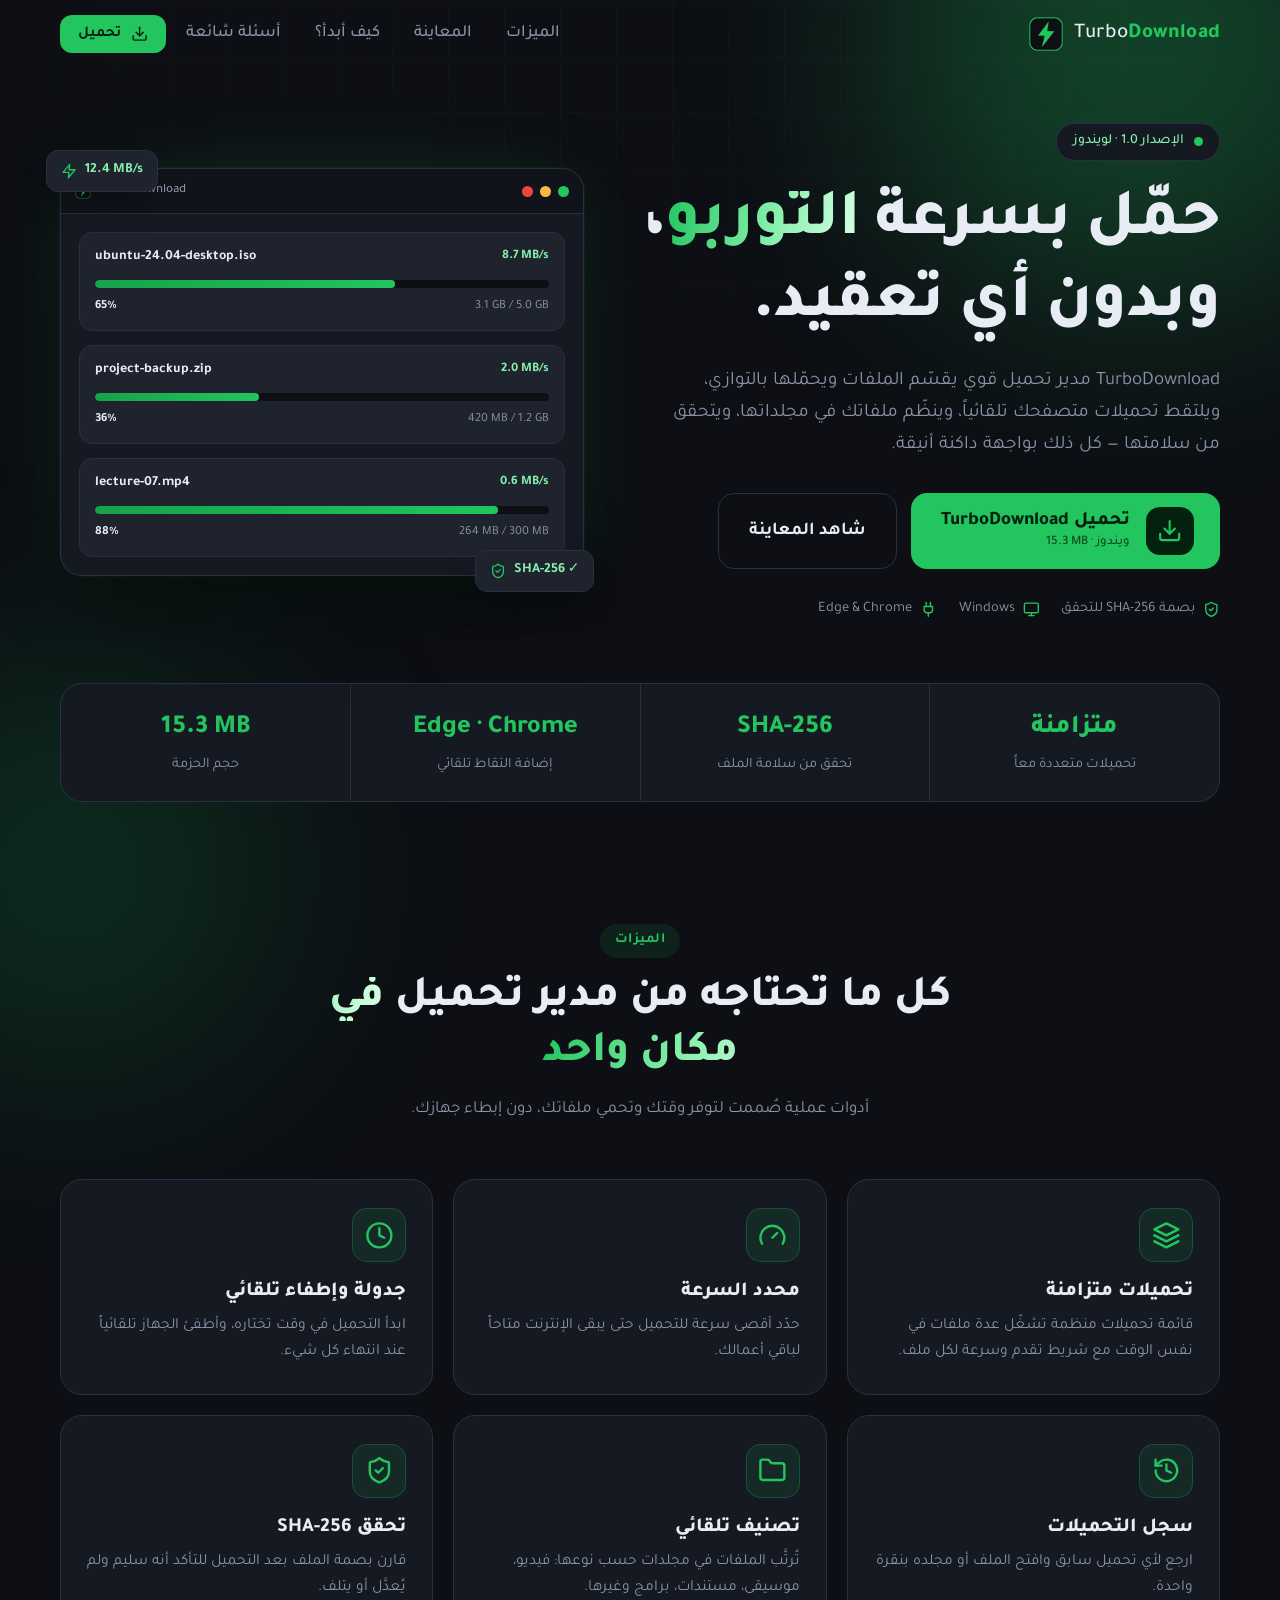
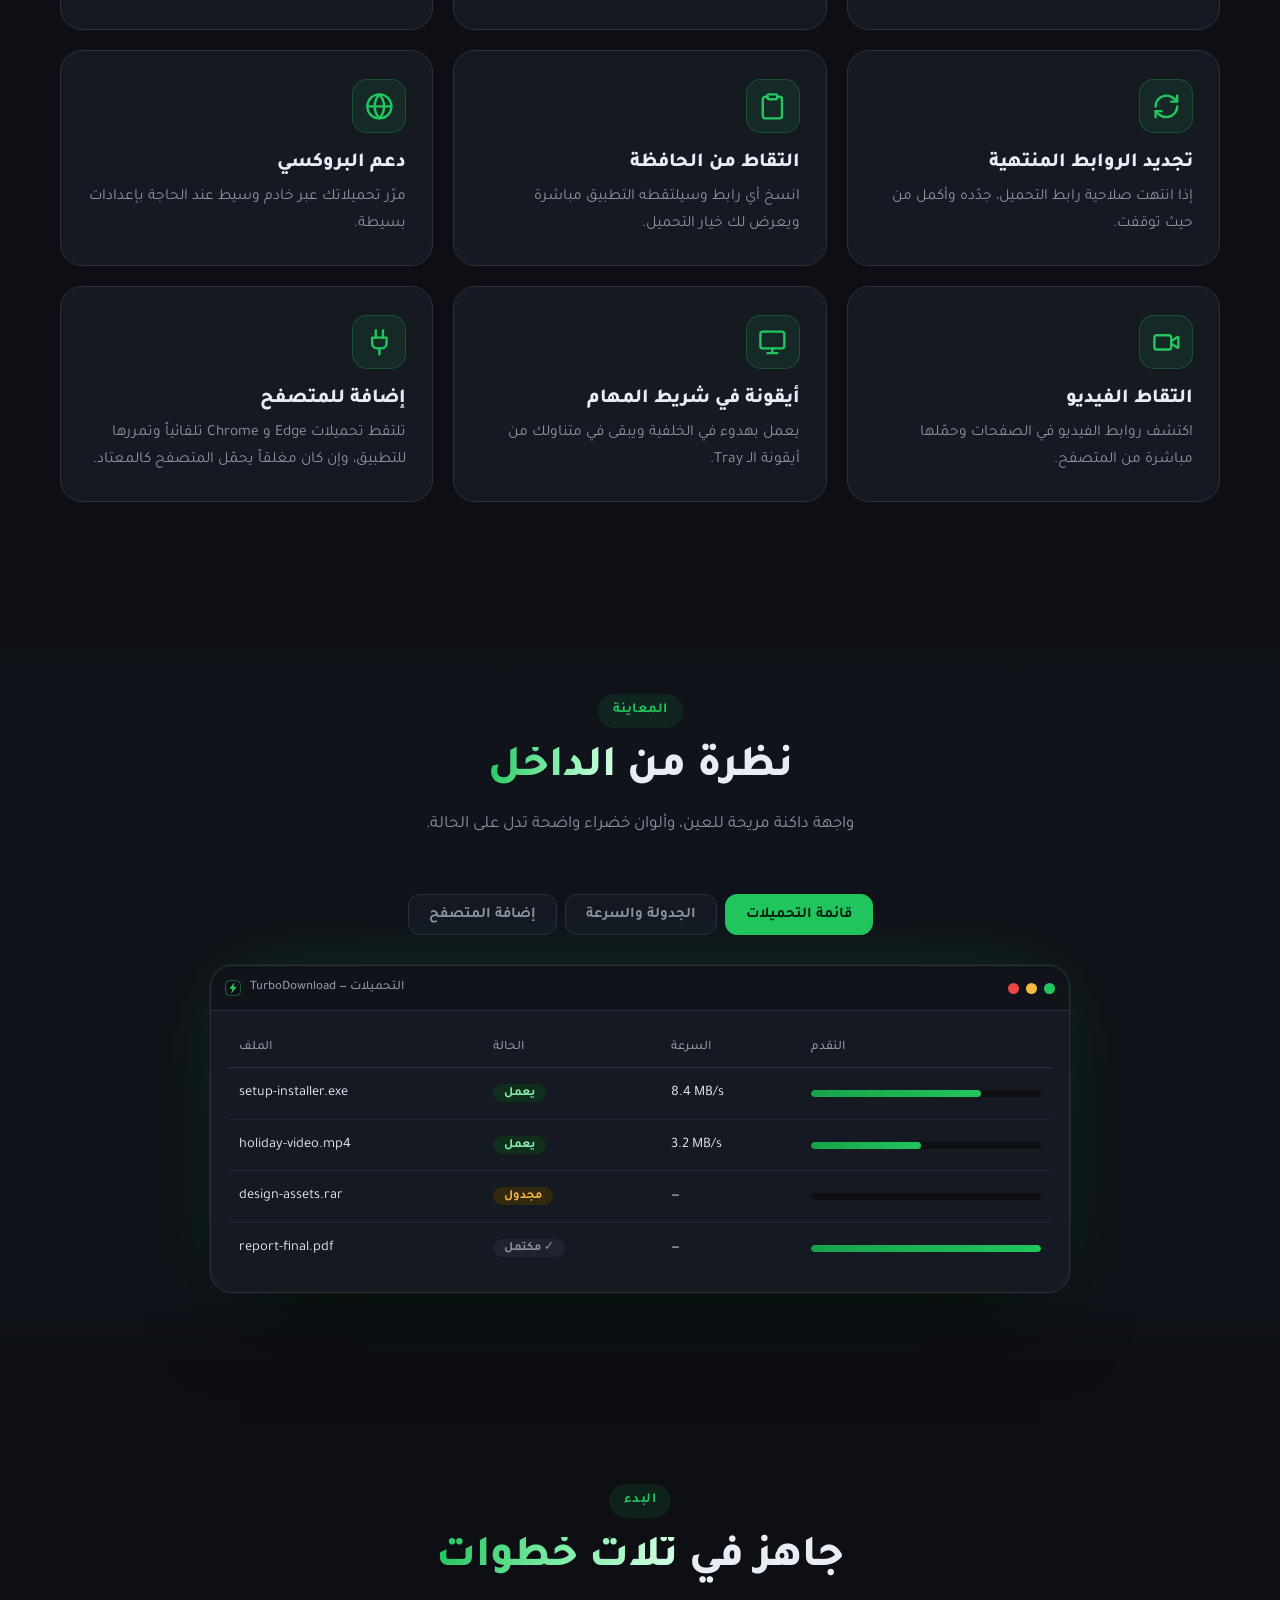
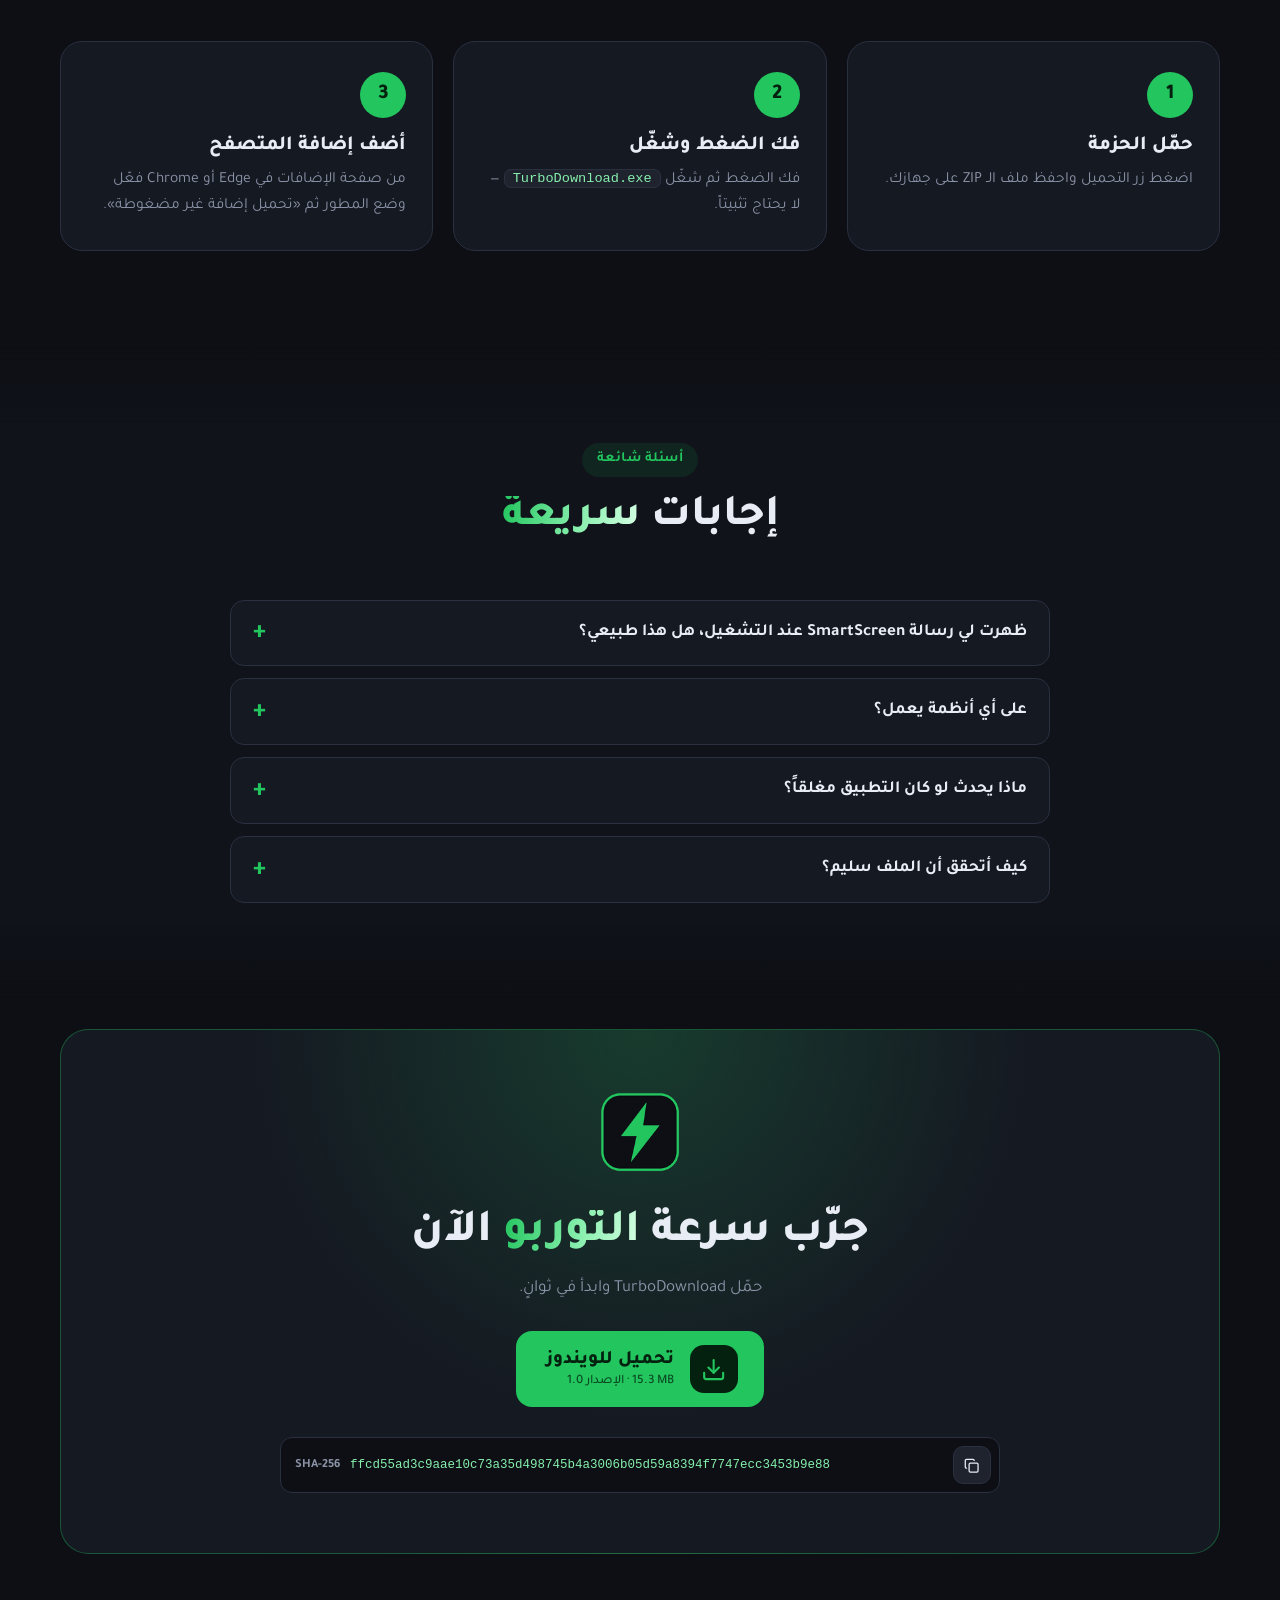
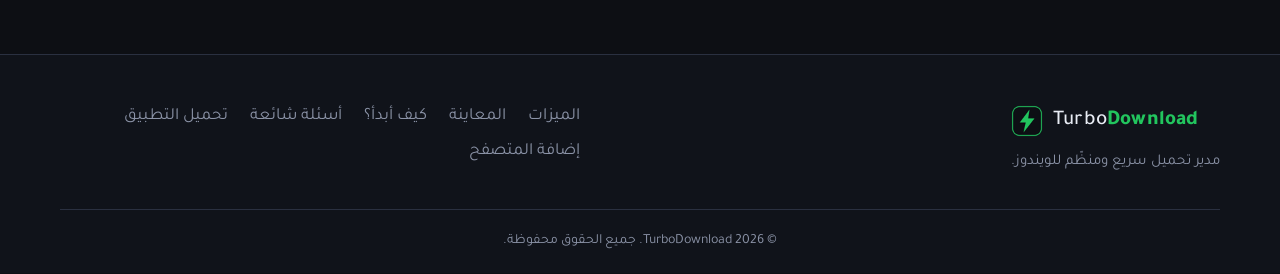
<file: index.html>
<!DOCTYPE html>
<html lang="ar" dir="rtl">
<head>
  <meta charset="utf-8">
  <meta name="viewport" content="width=device-width, initial-scale=1, viewport-fit=cover">
  <title>TurboDownload — مدير تحميل سريع للويندوز مع إضافة للمتصفح</title>
  <meta name="description" content="TurboDownload: مدير تحميل قوي للويندوز بتحميلات متزامنة، محدد سرعة، جدولة، التحقق SHA-256، التقاط الفيديو وإضافة لمتصفحي Edge و Chrome.">
  <meta name="theme-color" content="#0d0f14">
  <meta property="og:type" content="website">
  <meta property="og:title" content="TurboDownload — مدير تحميل سريع">
  <meta property="og:description" content="حمّل أسرع، نظّم ملفاتك تلقائياً، والتقط كل تحميل من المتصفح.">
  <meta property="og:image" content="https://anes528.github.iostatic/img/icon256.png">
  <link rel="icon" href="static/favicon.ico" sizes="any">
  <link rel="icon" type="image/png" href="static/img/favicon-32.png">
  <link rel="apple-touch-icon" href="static/img/icon128.png">
  <link rel="preconnect" href="https://fonts.googleapis.com">
  <link rel="preconnect" href="https://fonts.gstatic.com" crossorigin>
  <link rel="stylesheet" href="https://fonts.googleapis.com/css2?family=Tajawal:wght@400;500;700;800&display=swap">
  <link rel="stylesheet" href="static/css/style.css">
  <script type="application/ld+json">
  {"@context":"https://schema.org","@type":"SoftwareApplication","name":"TurboDownload","operatingSystem":"Windows","applicationCategory":"UtilitiesApplication","softwareVersion":"1.0"}
  </script>
</head>
<body>

<!-- أيقونات SVG -->
<svg width="0" height="0" style="position:absolute" aria-hidden="true">
  <defs>
    <symbol id="i-zap" viewBox="0 0 24 24"><polygon points="13 2 3 14 12 14 11 22 21 10 12 10 13 2"/></symbol>
    <symbol id="i-layers" viewBox="0 0 24 24"><polygon points="12 2 2 7 12 12 22 7 12 2"/><polyline points="2 17 12 22 22 17"/><polyline points="2 12 12 17 22 12"/></symbol>
    <symbol id="i-gauge" viewBox="0 0 24 24"><path d="m12 14 4-4"/><path d="M3.34 19a10 10 0 1 1 17.32 0"/></symbol>
    <symbol id="i-clock" viewBox="0 0 24 24"><circle cx="12" cy="12" r="10"/><polyline points="12 6 12 12 16 14"/></symbol>
    <symbol id="i-history" viewBox="0 0 24 24"><path d="M3 12a9 9 0 1 0 3-6.7L3 8"/><path d="M3 3v5h5"/><path d="M12 7v5l4 2"/></symbol>
    <symbol id="i-folder" viewBox="0 0 24 24"><path d="M20 20a2 2 0 0 0 2-2V8a2 2 0 0 0-2-2h-7.9a2 2 0 0 1-1.69-.9L9.6 3.9A2 2 0 0 0 7.93 3H4a2 2 0 0 0-2 2v13a2 2 0 0 0 2 2Z"/></symbol>
    <symbol id="i-shield" viewBox="0 0 24 24"><path d="M20 13c0 5-3.5 7.5-7.66 8.95a1 1 0 0 1-.67-.01C7.5 20.5 4 18 4 13V6a1 1 0 0 1 1-1c2 0 4.5-1.2 6.24-2.72a1.17 1.17 0 0 1 1.52 0C14.51 3.81 17 5 19 5a1 1 0 0 1 1 1z"/><path d="m9 12 2 2 4-4"/></symbol>
    <symbol id="i-refresh" viewBox="0 0 24 24"><path d="M3 12a9 9 0 0 1 9-9 9.75 9.75 0 0 1 6.74 2.74L21 8"/><path d="M21 3v5h-5"/><path d="M21 12a9 9 0 0 1-9 9 9.75 9.75 0 0 1-6.74-2.74L3 16"/><path d="M8 16H3v5"/></symbol>
    <symbol id="i-clip" viewBox="0 0 24 24"><rect width="8" height="4" x="8" y="2" rx="1"/><path d="M16 4h2a2 2 0 0 1 2 2v14a2 2 0 0 1-2 2H6a2 2 0 0 1-2-2V6a2 2 0 0 1 2-2h2"/></symbol>
    <symbol id="i-globe" viewBox="0 0 24 24"><circle cx="12" cy="12" r="10"/><path d="M2 12h20"/><path d="M12 2a15.3 15.3 0 0 1 4 10 15.3 15.3 0 0 1-4 10 15.3 15.3 0 0 1-4-10 15.3 15.3 0 0 1 4-10z"/></symbol>
    <symbol id="i-video" viewBox="0 0 24 24"><path d="m16 13 5.22 3.48a.5.5 0 0 0 .78-.42V7.94a.5.5 0 0 0-.78-.42L16 11"/><rect x="2" y="6" width="14" height="12" rx="2"/></symbol>
    <symbol id="i-plug" viewBox="0 0 24 24"><path d="M12 22v-5"/><path d="M9 8V2"/><path d="M15 8V2"/><path d="M18 8v5a4 4 0 0 1-4 4h-4a4 4 0 0 1-4-4V8Z"/></symbol>
    <symbol id="i-download" viewBox="0 0 24 24"><path d="M21 15v4a2 2 0 0 1-2 2H5a2 2 0 0 1-2-2v-4"/><polyline points="7 10 12 15 17 10"/><line x1="12" x2="12" y1="15" y2="3"/></symbol>
    <symbol id="i-monitor" viewBox="0 0 24 24"><rect width="20" height="14" x="2" y="3" rx="2"/><line x1="8" x2="16" y1="21" y2="21"/><line x1="12" x2="12" y1="17" y2="21"/></symbol>
    <symbol id="i-copy" viewBox="0 0 24 24"><rect width="14" height="14" x="8" y="8" rx="2"/><path d="M4 16c-1.1 0-2-.9-2-2V4c0-1.1.9-2 2-2h10c1.1 0 2 .9 2 2"/></symbol>
    <symbol id="i-check" viewBox="0 0 24 24"><polyline points="20 6 9 17 4 12"/></symbol>
    <symbol id="i-menu" viewBox="0 0 24 24"><line x1="4" x2="20" y1="7" y2="7"/><line x1="4" x2="20" y1="12" y2="12"/><line x1="4" x2="20" y1="17" y2="17"/></symbol>
    <symbol id="i-x" viewBox="0 0 24 24"><line x1="18" x2="6" y1="6" y2="18"/><line x1="6" x2="18" y1="6" y2="18"/></symbol>
  </defs>
</svg>

<div class="bg-grid" aria-hidden="true"></div>
<div class="bg-glow g1" aria-hidden="true"></div>
<div class="bg-glow g2" aria-hidden="true"></div>

<!-- ═════════ الشريط العلوي ═════════ -->
<header class="nav" id="nav">
  <div class="container nav-in">
    <a href="#top" class="brand" aria-label="TurboDownload">
      <img src="static/img/icon48.png" width="36" height="36" alt="" class="brand-ico">
      <span>Turbo<b>Download</b></span>
    </a>
    <nav class="links" id="links" aria-label="التنقل الرئيسي">
      <a href="#features">الميزات</a>
      <a href="#preview">المعاينة</a>
      <a href="#steps">كيف أبدأ؟</a>
      <a href="#faq">أسئلة شائعة</a>
      <a href="downloads/TurboDownload_App.zip" download class="btn btn-sm btn-primary nav-cta"><svg class="ic"><use href="#i-download"/></svg> تحميل</a>
    </nav>
    <button class="burger" id="burger" aria-label="القائمة" aria-expanded="false" aria-controls="links">
      <svg class="ic"><use href="#i-menu"/></svg>
    </button>
  </div>
</header>

<main id="top">

<!-- ═════════ القسم الرئيسي ═════════ -->
<section class="hero">
  <div class="container hero-in">
    <div class="hero-text">
      <span class="pill reveal"><i class="dot"></i> الإصدار 1.0 · لويندوز</span>
      <h1 class="reveal d1">حمّل بسرعة <span class="grad">التوربو</span>،<br>وبدون أي تعقيد.</h1>
      <p class="lead reveal d2">
        TurboDownload مدير تحميل قوي يقسّم الملفات ويحمّلها بالتوازي، ويلتقط تحميلات متصفحك تلقائياً،
        وينظّم ملفاتك في مجلداتها، ويتحقق من سلامتها — كل ذلك بواجهة داكنة أنيقة.
      </p>

      <div class="cta-row reveal d3">
        <a href="downloads/TurboDownload_App.zip" download class="btn btn-primary btn-xl cta" id="mainCta" data-track="app">
          <span class="cta-ico"><svg class="ic"><use href="#i-download"/></svg></span>
          <span class="cta-txt">
            <strong>تحميل TurboDownload</strong>
            <small>ويندوز · <bdi>15.3 MB</bdi></small>
          </span>
          <i class="shine"></i>
        </a>
        <a href="#preview" class="btn btn-ghost btn-xl">شاهد المعاينة</a>
      </div>

      <ul class="trust reveal d4">
        <li><svg class="ic"><use href="#i-shield"/></svg> بصمة SHA-256 للتحقق</li>
        <li><svg class="ic"><use href="#i-monitor"/></svg> Windows</li>
        <li><svg class="ic"><use href="#i-plug"/></svg> Edge & Chrome</li>
      </ul>
    </div>

    <!-- نافذة التطبيق -->
    <div class="hero-visual reveal d2" id="tilt">
      <div class="float-chip c1"><svg class="ic"><use href="#i-zap"/></svg> 12.4 MB/s</div>
      <div class="float-chip c2"><svg class="ic"><use href="#i-shield"/></svg> SHA-256 ✓</div>
      <div class="win">
        <div class="win-bar">
          <img src="static/img/favicon-32.png" width="16" height="16" alt="">
          <span>TurboDownload</span>
          <em class="win-btns"><i></i><i></i><i></i></em>
        </div>
        <div class="win-body">
          <div class="dl" data-speed="9.8" data-start="62">
            <div class="dl-top"><b>ubuntu-24.04-desktop.iso</b><span class="spd">9.8 MB/s</span></div>
            <div class="bar"><i style="--p:62%"></i></div>
            <div class="dl-meta"><span class="pct">62%</span><span>3.1 GB / 5.0 GB</span></div>
          </div>
          <div class="dl" data-speed="2.1" data-start="35">
            <div class="dl-top"><b>project-backup.zip</b><span class="spd">2.1 MB/s</span></div>
            <div class="bar"><i style="--p:35%"></i></div>
            <div class="dl-meta"><span class="pct">35%</span><span>420 MB / 1.2 GB</span></div>
          </div>
          <div class="dl" data-speed="0.6" data-start="88">
            <div class="dl-top"><b>lecture-07.mp4</b><span class="spd">0.6 MB/s</span></div>
            <div class="bar"><i style="--p:88%"></i></div>
            <div class="dl-meta"><span class="pct">88%</span><span>264 MB / 300 MB</span></div>
          </div>
        </div>
      </div>
    </div>
  </div>
</section>

<!-- شريط الأرقام -->
<section class="stats">
  <div class="container stats-in">
    <div class="stat reveal"><b>متزامنة</b><span>تحميلات متعددة معاً</span></div>
    <div class="stat reveal d1"><b>SHA-256</b><span>تحقق من سلامة الملف</span></div>
    <div class="stat reveal d2"><b>Edge · Chrome</b><span>إضافة التقاط تلقائي</span></div>
    <div class="stat reveal d3"><b>15.3 MB</b><span>حجم الحزمة</span></div>
  </div>
</section>

<!-- ═════════ الميزات ═════════ -->
<section class="section" id="features">
  <div class="container">
    <div class="sec-head reveal">
      <span class="eyebrow">الميزات</span>
      <h2>كل ما تحتاجه من مدير تحميل <span class="grad">في مكان واحد</span></h2>
      <p>أدوات عملية صُممت لتوفر وقتك وتحمي ملفاتك، دون إبطاء جهازك.</p>
    </div>

    <div class="grid">
      <article class="card reveal"><div class="ico"><svg class="ic"><use href="#i-layers"/></svg></div><h3>تحميلات متزامنة</h3><p>قائمة تحميلات منظمة تشغّل عدة ملفات في نفس الوقت مع شريط تقدم وسرعة لكل ملف.</p></article>
      <article class="card reveal d1"><div class="ico"><svg class="ic"><use href="#i-gauge"/></svg></div><h3>محدد السرعة</h3><p>حدّد أقصى سرعة للتحميل حتى يبقى الإنترنت متاحاً لباقي أعمالك.</p></article>
      <article class="card reveal d2"><div class="ico"><svg class="ic"><use href="#i-clock"/></svg></div><h3>جدولة وإطفاء تلقائي</h3><p>ابدأ التحميل في وقت تختاره، وأطفئ الجهاز تلقائياً عند انتهاء كل شيء.</p></article>

      <article class="card reveal"><div class="ico"><svg class="ic"><use href="#i-history"/></svg></div><h3>سجل التحميلات</h3><p>ارجع لأي تحميل سابق وافتح الملف أو مجلده بنقرة واحدة.</p></article>
      <article class="card reveal d1"><div class="ico"><svg class="ic"><use href="#i-folder"/></svg></div><h3>تصنيف تلقائي</h3><p>تُرتَّب الملفات في مجلدات حسب نوعها: فيديو، موسيقى، مستندات، برامج وغيرها.</p></article>
      <article class="card reveal d2"><div class="ico"><svg class="ic"><use href="#i-shield"/></svg></div><h3>تحقق SHA-256</h3><p>قارن بصمة الملف بعد التحميل للتأكد أنه سليم ولم يُعدَّل أو يتلف.</p></article>

      <article class="card reveal"><div class="ico"><svg class="ic"><use href="#i-refresh"/></svg></div><h3>تجديد الروابط المنتهية</h3><p>إذا انتهت صلاحية رابط التحميل، جدّده وأكمل من حيث توقفت.</p></article>
      <article class="card reveal d1"><div class="ico"><svg class="ic"><use href="#i-clip"/></svg></div><h3>التقاط من الحافظة</h3><p>انسخ أي رابط وسيلتقطه التطبيق مباشرة ويعرض لك خيار التحميل.</p></article>
      <article class="card reveal d2"><div class="ico"><svg class="ic"><use href="#i-globe"/></svg></div><h3>دعم البروكسي</h3><p>مرّر تحميلاتك عبر خادم وسيط عند الحاجة بإعدادات بسيطة.</p></article>

      <article class="card reveal"><div class="ico"><svg class="ic"><use href="#i-video"/></svg></div><h3>التقاط الفيديو</h3><p>اكتشف روابط الفيديو في الصفحات وحمّلها مباشرة من المتصفح.</p></article>
      <article class="card reveal d1"><div class="ico"><svg class="ic"><use href="#i-monitor"/></svg></div><h3>أيقونة في شريط المهام</h3><p>يعمل بهدوء في الخلفية ويبقى في متناولك من أيقونة الـ Tray.</p></article>
      <article class="card reveal d2"><div class="ico"><svg class="ic"><use href="#i-plug"/></svg></div><h3>إضافة للمتصفح</h3><p>تلتقط تحميلات Edge و Chrome تلقائياً وتمررها للتطبيق، وإن كان مغلقاً يحمّل المتصفح كالمعتاد.</p></article>
    </div>
  </div>
</section>

<!-- ═════════ المعاينة ═════════ -->
<section class="section alt" id="preview">
  <div class="container">
    <div class="sec-head reveal">
      <span class="eyebrow">المعاينة</span>
      <h2>نظرة من <span class="grad">الداخل</span></h2>
      <p>واجهة داكنة مريحة للعين، وألوان خضراء واضحة تدل على الحالة.</p>
    </div>

    <div class="tabs reveal" role="tablist" aria-label="معاينة التطبيق">
      <button role="tab" aria-selected="true" aria-controls="p1" id="t1" class="tab on">قائمة التحميلات</button>
      <button role="tab" aria-selected="false" aria-controls="p2" id="t2" class="tab">الجدولة والسرعة</button>
      <button role="tab" aria-selected="false" aria-controls="p3" id="t3" class="tab">إضافة المتصفح</button>
    </div>

    <div class="stage reveal d1">
      <!-- 1 -->
      <div class="panel on" id="p1" role="tabpanel" aria-labelledby="t1">
        <div class="win wide">
          <div class="win-bar"><img src="static/img/favicon-32.png" width="16" height="16" alt=""><span>TurboDownload — التحميلات</span><em class="win-btns"><i></i><i></i><i></i></em></div>
          <div class="win-body">
            <table class="tbl">
              <thead><tr><th>الملف</th><th>الحالة</th><th>السرعة</th><th>التقدم</th></tr></thead>
              <tbody>
                <tr><td>setup-installer.exe</td><td><span class="tag ok">يعمل</span></td><td>8.4 MB/s</td><td><div class="bar sm"><i style="--p:74%"></i></div></td></tr>
                <tr><td>holiday-video.mp4</td><td><span class="tag ok">يعمل</span></td><td>3.2 MB/s</td><td><div class="bar sm"><i style="--p:48%"></i></div></td></tr>
                <tr><td>design-assets.rar</td><td><span class="tag wait">مجدول</span></td><td>—</td><td><div class="bar sm"><i style="--p:0%"></i></div></td></tr>
                <tr><td>report-final.pdf</td><td><span class="tag done">مكتمل ✓</span></td><td>—</td><td><div class="bar sm"><i style="--p:100%"></i></div></td></tr>
              </tbody>
            </table>
          </div>
        </div>
      </div>

      <!-- 2 -->
      <div class="panel" id="p2" role="tabpanel" aria-labelledby="t2" hidden>
        <div class="win wide">
          <div class="win-bar"><img src="static/img/favicon-32.png" width="16" height="16" alt=""><span>TurboDownload — الإعدادات</span><em class="win-btns"><i></i><i></i><i></i></em></div>
          <div class="win-body settings">
            <div class="set-row"><span>تفعيل محدد السرعة</span><span class="sw on"><i></i></span></div>
            <div class="set-row"><span>الحد الأقصى للسرعة</span><div class="range"><i style="--p:55%"></i></div><b>5 MB/s</b></div>
            <div class="set-row"><span>بدء التحميل في</span><span class="field">23:30</span></div>
            <div class="set-row"><span>إطفاء الجهاز عند الانتهاء</span><span class="sw on"><i></i></span></div>
            <div class="set-row"><span>التقاط الروابط من الحافظة</span><span class="sw on"><i></i></span></div>
            <div class="set-row"><span>تصنيف الملفات تلقائياً</span><span class="sw on"><i></i></span></div>
          </div>
        </div>
      </div>

      <!-- 3 : مطابقة لنافذة الإضافة الحقيقية -->
      <div class="panel" id="p3" role="tabpanel" aria-labelledby="t3" hidden>
        <div class="ext-wrap">
          <div class="ext">
            <div class="ext-head">⚡ <b>TurboDownload</b></div>
            <div class="ext-status"><span class="dot"></span><span>Connected to TurboDownload Pro</span></div>
            <div class="ext-row"><span>Send downloads to the app</span><span class="sw on"><i></i></span></div>
            <div class="ext-row"><span>App port</span><span class="field">49731</span></div>
            <div class="ext-btn">Test connection</div>
            <div class="ext-hint">Keep TurboDownload Pro open. If it is closed, the browser downloads normally.</div>
          </div>
          <div class="ext-note">
            <h3>تُرسل تحميلات المتصفح للتطبيق تلقائياً</h3>
            <p>تثبّت الإضافة مرة واحدة، وبعدها يلتقط TurboDownload كل تحميل يبدأ في Edge أو Chrome. إذا كان التطبيق مغلقاً يعود التحميل للمتصفح فلا يضيع منك شيء.</p>
            
            <a href="downloads/TurboDownload_Extension.zip" download class="btn btn-ghost" data-track="ext"><svg class="ic"><use href="#i-plug"/></svg> تحميل الإضافة (<bdi>22 KB</bdi>)</a>
            
          </div>
        </div>
      </div>
    </div>
  </div>
</section>

<!-- ═════════ الخطوات ═════════ -->
<section class="section" id="steps">
  <div class="container">
    <div class="sec-head reveal">
      <span class="eyebrow">البدء</span>
      <h2>جاهز في <span class="grad">ثلاث خطوات</span></h2>
    </div>
    <div class="steps">
      <div class="step reveal"><span class="num">1</span><h3>حمّل الحزمة</h3><p>اضغط زر التحميل واحفظ ملف الـ ZIP على جهازك.</p></div>
      <div class="step reveal d1"><span class="num">2</span><h3>فك الضغط وشغّل</h3><p>فك الضغط ثم شغّل <code>TurboDownload.exe</code> — لا يحتاج تثبيتاً.</p></div>
      <div class="step reveal d2"><span class="num">3</span><h3>أضف إضافة المتصفح</h3><p>من صفحة الإضافات في Edge أو Chrome فعّل وضع المطور ثم «تحميل إضافة غير مضغوطة».</p></div>
    </div>
  </div>
</section>

<!-- ═════════ الأسئلة ═════════ -->
<section class="section alt" id="faq">
  <div class="container narrow">
    <div class="sec-head reveal">
      <span class="eyebrow">أسئلة شائعة</span>
      <h2>إجابات <span class="grad">سريعة</span></h2>
    </div>
    <div class="faq reveal">
      <details>
        <summary>ظهرت لي رسالة SmartScreen عند التشغيل، هل هذا طبيعي؟</summary>
        <p>نعم، قد يحذّر ويندوز من أي برنامج جديد غير موقّع رقمياً. اضغط «مزيد من المعلومات» ثم «تشغيل على أي حال». ويمكنك مقارنة بصمة SHA-256 أسفل الصفحة مع ملفك للتأكد أنه الملف الأصلي.</p>
      </details>
      <details>
        <summary>على أي أنظمة يعمل؟</summary>
        <p>يعمل على ويندوز. وإضافة المتصفح تدعم Microsoft Edge و Google Chrome.</p>
      </details>
      <details>
        <summary>ماذا يحدث لو كان التطبيق مغلقاً؟</summary>
        <p>تعيد الإضافة التحميل إلى المتصفح تلقائياً، فلا يضيع أي تحميل.</p>
      </details>
      <details>
        <summary>كيف أتحقق أن الملف سليم؟</summary>
        <p>احسب بصمة SHA-256 لملف الـ ZIP (في PowerShell: <code>Get-FileHash .\TurboDownload_App.zip</code>) وقارنها بالبصمة المعروضة أسفل الصفحة.</p>
      </details>
    </div>
  </div>
</section>

<!-- ═════════ دعوة أخيرة ═════════ -->
<section class="final">
  <div class="container">
    <div class="final-card reveal">
      <img src="static/img/icon128.png" width="84" height="84" alt="" class="final-ico">
      <h2>جرّب سرعة <span class="grad">التوربو</span> الآن</h2>
      <p>حمّل TurboDownload وابدأ في ثوانٍ.</p>
      <a href="downloads/TurboDownload_App.zip" download class="btn btn-primary btn-xl cta" data-track="app">
        <span class="cta-ico"><svg class="ic"><use href="#i-download"/></svg></span>
        <span class="cta-txt"><strong>تحميل للويندوز</strong><small><bdi>15.3 MB</bdi> · الإصدار 1.0</small></span>
        <i class="shine"></i>
      </a>
      
      <div class="hash">
        <span>SHA-256</span>
        <code id="hashVal">ffcd55ad3c9aae10c73a35d498745b4a3006b05d59a8394f7747ecc3453b9e88</code>
        <button type="button" id="copyHash" class="copy" aria-label="نسخ البصمة"><svg class="ic"><use href="#i-copy"/></svg></button>
      </div>
      
    </div>
  </div>
</section>

</main>

<!-- ═════════ التذييل ═════════ -->
<footer class="footer">
  <div class="container foot-in">
    <div class="foot-brand">
      <a href="#top" class="brand"><img src="static/img/icon48.png" width="32" height="32" alt=""><span>Turbo<b>Download</b></span></a>
      <p>مدير تحميل سريع ومنظّم للويندوز.</p>
    </div>
    <nav class="foot-links" aria-label="روابط مفيدة">
      <a href="#features">الميزات</a>
      <a href="#preview">المعاينة</a>
      <a href="#steps">كيف أبدأ؟</a>
      <a href="#faq">أسئلة شائعة</a>
      <a href="downloads/TurboDownload_App.zip" download>تحميل التطبيق</a>
      <a href="downloads/TurboDownload_Extension.zip" download>إضافة المتصفح</a>
      
    </nav>
  </div>
  <div class="container copy-row">© 2026 TurboDownload. جميع الحقوق محفوظة.</div>
</footer>

<script src="static/js/main.js" defer></script>
</body>
</html>
</file>
<file: static/css/style.css>
/* TurboDownload — landing page
   الألوان مأخوذة مباشرة من نافذة إضافة التطبيق (popup.html) */
:root{
  --bg:#0d0f14; --bg2:#10131a; --panel:#151922; --panel2:#1e232e; --line:#2a3040;
  --text:#e8ecf4; --muted:#8b93a7;
  --green:#22c55e; --green-d:#16a34a; --green-l:#86efac; --ink:#04210f;
  --red:#ef4444; --amber:#f5b942;
  --r:16px; --r-lg:22px;
  --font:"Tajawal","Segoe UI",system-ui,-apple-system,sans-serif;
  --ease:cubic-bezier(.2,.8,.2,1);
}
*,*::before,*::after{box-sizing:border-box}
html{scroll-behavior:smooth;scroll-padding-top:84px;-webkit-text-size-adjust:100%}
body{margin:0;background:var(--bg);color:var(--text);font:400 17px/1.7 var(--font);overflow-x:hidden;
  padding-bottom:env(safe-area-inset-bottom)}
img{max-width:100%;height:auto}
a{color:inherit;text-decoration:none}
code{font-family:Consolas,Menlo,monospace;direction:ltr;unicode-bidi:embed;background:var(--panel2);
  border:1px solid var(--line);padding:1px 8px;border-radius:7px;font-size:.88em;color:var(--green-l)}
h1,h2,h3{margin:0;line-height:1.25;font-weight:800}
p{margin:0}
.container{width:min(1160px,100% - 40px);margin-inline:auto}
.container.narrow{width:min(820px,100% - 40px)}
.ic{width:1.15em;height:1.15em;fill:none;stroke:currentColor;stroke-width:2;stroke-linecap:round;stroke-linejoin:round;flex:none}
.grad{background:linear-gradient(100deg,var(--green) 0%,var(--green-l) 55%,#d9ffe6 100%);
  -webkit-background-clip:text;background-clip:text;color:transparent}

/* خلفية */
.bg-grid{position:fixed;inset:0;z-index:-2;pointer-events:none;
  background-image:linear-gradient(var(--line) 1px,transparent 1px),linear-gradient(90deg,var(--line) 1px,transparent 1px);
  background-size:56px 56px;opacity:.16;
  -webkit-mask-image:radial-gradient(ellipse 70% 55% at 50% 0,#000 20%,transparent 75%);
  mask-image:radial-gradient(ellipse 70% 55% at 50% 0,#000 20%,transparent 75%)}
.bg-glow{position:fixed;z-index:-1;pointer-events:none;border-radius:50%;filter:blur(110px);opacity:.28}
.g1{width:520px;height:520px;background:var(--green);top:-220px;right:-120px;animation:drift 16s ease-in-out infinite alternate}
.g2{width:420px;height:420px;background:#0e7a3a;bottom:-180px;left:-140px;animation:drift 20s ease-in-out infinite alternate-reverse}
@keyframes drift{to{transform:translate(60px,40px) scale(1.12)}}

/* الشريط العلوي */
.nav{position:sticky;top:0;z-index:50;padding-top:env(safe-area-inset-top);transition:background .3s,border-color .3s,backdrop-filter .3s;border-bottom:1px solid transparent}
.nav.scrolled{background:rgba(13,15,20,.82);-webkit-backdrop-filter:blur(14px);backdrop-filter:blur(14px);border-color:var(--line)}
.nav-in{display:flex;align-items:center;justify-content:space-between;height:68px}
.brand{display:flex;align-items:center;gap:10px;font-size:21px;font-weight:500;letter-spacing:.2px;direction:ltr}
.brand b{font-weight:800;color:var(--green)}
.brand-ico{border-radius:9px;transition:transform .4s var(--ease)}
.brand:hover .brand-ico{transform:rotate(-12deg) scale(1.08)}
.links{display:flex;align-items:center;gap:6px}
.links a:not(.btn){padding:8px 14px;border-radius:10px;color:var(--muted);font-weight:500;transition:color .2s,background .2s}
.links a:not(.btn):hover{color:var(--text);background:var(--panel2)}
.burger{display:none;background:var(--panel2);border:1px solid var(--line);color:var(--text);width:44px;height:44px;border-radius:12px;cursor:pointer;align-items:center;justify-content:center;font-size:20px}

/* الأزرار */
.btn{display:inline-flex;align-items:center;justify-content:center;gap:10px;border:0;cursor:pointer;font:700 16px/1 var(--font);
  padding:13px 22px;border-radius:12px;position:relative;overflow:hidden;
  transition:transform .25s var(--ease),box-shadow .25s,background .2s,border-color .2s,color .2s}
.btn-sm{padding:10px 18px;font-size:15px}
.btn-xl{padding:18px 30px;font-size:18px;border-radius:16px}
.btn-primary{background:var(--green);color:var(--ink)}
.btn-primary:hover{background:#2bd469;transform:translateY(-3px);box-shadow:0 14px 34px -10px rgba(34,197,94,.65)}
.btn-primary:active{transform:translateY(0) scale(.98)}
.btn-ghost{background:transparent;color:var(--text);border:1px solid var(--line)}
.btn-ghost:hover{border-color:var(--green);color:var(--green-l);transform:translateY(-3px);background:rgba(34,197,94,.06)}
.btn:focus-visible,.tab:focus-visible,summary:focus-visible,.copy:focus-visible,.burger:focus-visible{outline:2px solid var(--green-l);outline-offset:3px}

/* زر التحميل الرئيسي */
.cta{gap:16px;padding:14px 26px 14px 30px;animation:pulse 2.8s ease-in-out infinite}
.cta:hover{animation-play-state:paused}
.cta-ico{width:48px;height:48px;border-radius:14px;background:var(--ink);color:var(--green);display:grid;place-items:center;font-size:22px;flex:none;transition:transform .3s var(--ease)}
.cta:hover .cta-ico{transform:scale(1.08)}
.cta:hover .cta-ico .ic{animation:bounce .7s ease infinite}
.cta-txt{display:flex;flex-direction:column;align-items:flex-start;gap:3px;text-align:right}
.cta-txt strong{font-size:19px;font-weight:800;line-height:1.1}
.cta-txt small{font-size:13px;font-weight:500;opacity:.75;line-height:1}
.shine{position:absolute;top:0;bottom:0;width:60px;left:-90px;background:linear-gradient(100deg,transparent,rgba(255,255,255,.55),transparent);transform:skewX(-20deg);animation:shine 4.5s ease-in-out infinite}
.cta:hover .shine{animation-duration:1.2s}
@keyframes shine{0%,55%{left:-90px}100%{left:130%}}
@keyframes pulse{0%,100%{box-shadow:0 0 0 0 rgba(34,197,94,.5)}60%{box-shadow:0 0 0 18px rgba(34,197,94,0)}}
@keyframes bounce{50%{transform:translateY(4px)}}
.ripple{position:absolute;border-radius:50%;background:rgba(255,255,255,.5);transform:scale(0);animation:rip .6s ease-out;pointer-events:none}
@keyframes rip{to{transform:scale(3.4);opacity:0}}

/* القسم الرئيسي */
.hero{padding:54px 0 36px}
.hero-in{display:grid;grid-template-columns:1.05fr .95fr;gap:56px;align-items:center}
.pill{display:inline-flex;align-items:center;gap:10px;background:var(--panel);border:1px solid var(--line);color:var(--green-l);padding:6px 16px;border-radius:99px;font-size:14px;font-weight:500}
.dot{width:9px;height:9px;border-radius:50%;background:var(--green);display:inline-block;flex:none;box-shadow:0 0 0 0 rgba(34,197,94,.7);animation:ping 2s infinite}
@keyframes ping{70%{box-shadow:0 0 0 9px rgba(34,197,94,0)}100%{box-shadow:0 0 0 0 rgba(34,197,94,0)}}
.hero h1{font-size:clamp(36px,5.6vw,66px);margin:22px 0 18px;letter-spacing:-.5px}
.lead{color:var(--muted);font-size:clamp(17px,1.6vw,19px);max-width:560px}
.cta-row{display:flex;flex-wrap:wrap;gap:14px;margin-top:30px}
.trust{list-style:none;margin:28px 0 0;padding:0;display:flex;flex-wrap:wrap;gap:10px 22px;color:var(--muted);font-size:14.5px}
.trust li{display:flex;align-items:center;gap:8px}
.trust .ic{color:var(--green)}

/* نافذة التطبيق (محاكاة) */
.hero-visual{position:relative;perspective:1000px}
.win{background:var(--panel);border:1px solid var(--line);border-radius:var(--r-lg);overflow:hidden;
  box-shadow:0 40px 80px -30px rgba(0,0,0,.8),0 0 0 1px rgba(34,197,94,.06),0 0 80px -30px rgba(34,197,94,.35);
  transition:transform .25s ease-out;direction:ltr;text-align:left;will-change:transform}
.win-bar{display:flex;align-items:center;gap:9px;padding:11px 14px;background:var(--bg2);border-bottom:1px solid var(--line);font-size:13px;color:var(--muted);font-weight:500}
.win-btns{margin-left:auto;display:flex;gap:7px;font-style:normal}
.win-btns i{width:11px;height:11px;border-radius:50%;background:var(--line)}
.win-btns i:first-child{background:var(--red)}
.win-btns i:nth-child(2){background:var(--amber)}
.win-btns i:nth-child(3){background:var(--green)}
.win-body{padding:18px;display:flex;flex-direction:column;gap:14px}
.dl{background:var(--panel2);border:1px solid var(--line);border-radius:13px;padding:13px 15px;transition:border-color .25s,transform .25s var(--ease)}
.dl:hover{border-color:rgba(34,197,94,.5);transform:translateX(4px)}
.dl-top{display:flex;justify-content:space-between;gap:10px;font-size:14px}
.dl-top b{font-weight:700;overflow:hidden;text-overflow:ellipsis;white-space:nowrap}
.spd{color:var(--green-l);font-weight:700;font-size:13px;flex:none}
.bar{height:8px;background:var(--bg);border-radius:9px;overflow:hidden;margin:10px 0 8px}
.bar.sm{margin:0;height:7px;min-width:110px}
.bar i{display:block;height:100%;width:var(--p,0%);border-radius:9px;transition:width .9s linear;
  background:linear-gradient(90deg,var(--green-d),var(--green),var(--green-l));
  background-size:200% 100%;animation:flow 2.2s linear infinite}
@keyframes flow{to{background-position:-200% 0}}
.dl-meta{display:flex;justify-content:space-between;font-size:12.5px;color:var(--muted)}
.pct{color:var(--text);font-weight:700}
.float-chip{position:absolute;z-index:3;background:var(--panel2);border:1px solid var(--line);color:var(--green-l);padding:8px 14px;border-radius:12px;font-size:14px;font-weight:700;display:flex;gap:8px;align-items:center;
  box-shadow:0 14px 34px -12px rgba(0,0,0,.7);animation:floaty 5s ease-in-out infinite;direction:ltr}
.float-chip .ic{color:var(--green)}
.c1{top:-18px;left:-14px}
.c2{bottom:-16px;right:-10px;animation-delay:-2.5s}
@keyframes floaty{50%{transform:translateY(-10px)}}

/* الأرقام */
.stats{padding:26px 0}
.stats-in{display:grid;grid-template-columns:repeat(4,1fr);gap:1px;background:var(--line);border:1px solid var(--line);border-radius:var(--r-lg);overflow:hidden}
.stat{background:var(--panel);padding:22px 18px;text-align:center;transition:background .25s}
.stat:hover{background:var(--panel2)}
.stat b{display:block;font-size:clamp(19px,2.4vw,26px);font-weight:800;color:var(--green);direction:ltr}
.stat span{color:var(--muted);font-size:14.5px}

/* الأقسام */
.section{padding:96px 0}
.section.alt{background:linear-gradient(180deg,transparent,var(--bg2) 12%,var(--bg2) 88%,transparent)}
.sec-head{text-align:center;max-width:720px;margin:0 auto 54px}
.eyebrow{display:inline-block;color:var(--green);font-weight:700;font-size:14px;letter-spacing:.5px;background:rgba(34,197,94,.1);padding:5px 15px;border-radius:99px;margin-bottom:14px}
.sec-head h2{font-size:clamp(28px,4vw,44px)}
.sec-head p{color:var(--muted);margin-top:14px}

/* بطاقات الميزات */
.grid{display:grid;grid-template-columns:repeat(3,1fr);gap:20px}
.card{position:relative;background:var(--panel);border:1px solid var(--line);border-radius:var(--r-lg);padding:28px 26px;overflow:hidden;
  transition:transform .35s var(--ease),border-color .3s,box-shadow .35s,background .3s}
.card::before{content:"";position:absolute;inset:0;background:radial-gradient(400px circle at 50% -20%,rgba(34,197,94,.14),transparent 60%);opacity:0;transition:opacity .35s}
.card:hover{transform:translateY(-8px);border-color:rgba(34,197,94,.55);box-shadow:0 24px 50px -24px rgba(34,197,94,.45)}
.card:hover::before{opacity:1}
.ico{width:54px;height:54px;border-radius:15px;background:rgba(34,197,94,.1);border:1px solid rgba(34,197,94,.25);color:var(--green);display:grid;place-items:center;font-size:25px;margin-bottom:18px;position:relative;transition:background .3s,color .3s,transform .4s var(--ease)}
.card:hover .ico{background:var(--green);color:var(--ink);transform:rotate(-8deg) scale(1.08)}
.card h3{font-size:20px;margin-bottom:8px;position:relative}
.card p{color:var(--muted);font-size:15.5px;position:relative}

/* المعاينة */
.tabs{display:flex;justify-content:center;gap:8px;margin-bottom:30px;flex-wrap:wrap}
.tab{background:var(--panel);border:1px solid var(--line);color:var(--muted);font:600 15px/1 var(--font);padding:12px 20px;border-radius:12px;cursor:pointer;transition:all .25s}
.tab:hover{color:var(--text);border-color:#3a4258}
.tab.on{background:var(--green);color:var(--ink);border-color:var(--green)}
.stage{max-width:860px;margin-inline:auto}
.panel{display:none}
.panel.on{display:block;animation:panelIn .5s var(--ease)}
@keyframes panelIn{from{opacity:0;transform:translateY(16px) scale(.985)}}
.win.wide:hover{transform:translateY(-4px)}
.tbl{width:100%;border-collapse:collapse;font-size:14.5px}
.tbl th{color:var(--muted);font-weight:500;text-align:left;padding:8px 10px;border-bottom:1px solid var(--line);font-size:13px}
.tbl td{padding:13px 10px;border-bottom:1px solid rgba(42,48,64,.6)}
.tbl tr:last-child td{border-bottom:0}
.tbl tbody tr{transition:background .2s}
.tbl tbody tr:hover{background:var(--panel2)}
.tag{padding:3px 11px;border-radius:99px;font-size:12.5px;font-weight:700}
.tag.ok{background:#0f2f1c;color:var(--green-l)}
.tag.wait{background:#33290f;color:var(--amber)}
.tag.done{background:var(--panel2);color:var(--muted)}
.settings{gap:6px}
.set-row{display:flex;align-items:center;gap:14px;padding:13px 4px;border-bottom:1px solid rgba(42,48,64,.6);font-size:15px}
.set-row:last-child{border-bottom:0}
.set-row>span:first-child{flex:1}
.range{flex:1;max-width:240px;height:7px;background:var(--bg);border-radius:9px;position:relative}
.range i{position:absolute;inset:0 auto 0 0;width:var(--p);background:var(--green);border-radius:9px}
.range i::after{content:"";position:absolute;right:-8px;top:50%;transform:translateY(-50%);width:16px;height:16px;border-radius:50%;background:var(--text);border:3px solid var(--green)}
.field{background:var(--panel2);border:1px solid var(--line);padding:6px 14px;border-radius:9px;font-weight:700;color:var(--text)}
.sw{position:relative;width:42px;height:24px;border-radius:24px;background:var(--line);flex:none;transition:background .2s}
.sw i{position:absolute;width:18px;height:18px;left:3px;top:3px;background:var(--text);border-radius:50%;transition:transform .2s}
.sw.on{background:var(--green)}
.sw.on i{transform:translateX(18px);background:var(--ink)}
.set-row,.ext-row{direction:ltr}

/* نافذة الإضافة (مطابقة لـ popup.html) */
.ext-wrap{display:grid;grid-template-columns:auto 1fr;gap:40px;align-items:center;justify-content:center}
.ext{width:290px;background:#0d0f14;border:1px solid var(--line);border-radius:14px;padding:16px;font:13px/1.4 "Segoe UI",system-ui,sans-serif;color:var(--text);direction:ltr;text-align:left;
  box-shadow:0 30px 60px -25px rgba(0,0,0,.8),0 0 60px -28px rgba(34,197,94,.4)}
.ext-head{display:flex;align-items:center;gap:8px;font-size:16px;margin-bottom:12px}
.ext-status{padding:9px 12px;border-radius:10px;background:#0f2f1c;color:var(--green-l);margin-bottom:14px;display:flex;align-items:center;gap:8px}
.ext-row{display:flex;align-items:center;justify-content:space-between;gap:10px;padding:8px 0}
.ext-btn{margin-top:8px;padding:9px;border-radius:10px;background:var(--green);color:var(--ink);font-weight:700;text-align:center;transition:background .2s}
.ext:hover .ext-btn{background:var(--green-d)}
.ext-hint{margin-top:10px;color:var(--muted);font-size:11.5px}
.ext-note h3{font-size:24px;margin-bottom:12px}
.ext-note p{color:var(--muted);margin-bottom:22px}

/* الخطوات */
.steps{display:grid;grid-template-columns:repeat(3,1fr);gap:20px;position:relative}
.step{background:var(--panel);border:1px solid var(--line);border-radius:var(--r-lg);padding:30px 26px;transition:transform .35s var(--ease),border-color .3s}
.step:hover{transform:translateY(-6px);border-color:rgba(34,197,94,.5)}
.num{width:46px;height:46px;border-radius:50%;background:var(--green);color:var(--ink);font-weight:800;font-size:21px;display:grid;place-items:center;margin-bottom:16px}
.step h3{font-size:20px;margin-bottom:8px}
.step p{color:var(--muted);font-size:15.5px}

/* الأسئلة */
.faq{display:flex;flex-direction:column;gap:12px}
.faq details{background:var(--panel);border:1px solid var(--line);border-radius:14px;transition:border-color .25s}
.faq details[open]{border-color:rgba(34,197,94,.5)}
.faq summary{cursor:pointer;list-style:none;padding:18px 22px;font-weight:700;display:flex;justify-content:space-between;gap:16px;align-items:center}
.faq summary::-webkit-details-marker{display:none}
.faq summary::after{content:"+";color:var(--green);font-size:26px;line-height:1;transition:transform .3s var(--ease);flex:none}
.faq details[open] summary::after{transform:rotate(45deg)}
.faq details p{padding:0 22px 20px;color:var(--muted);font-size:16px}

/* الدعوة الأخيرة */
.final{padding:30px 0 100px}
.final-card{position:relative;text-align:center;padding:60px 24px;border-radius:28px;border:1px solid rgba(34,197,94,.35);overflow:hidden;
  background:radial-gradient(600px circle at 50% 0,rgba(34,197,94,.2),transparent 65%),var(--panel)}
.final-ico{border-radius:20px;margin-bottom:18px;animation:floaty 4.5s ease-in-out infinite}
.final-card h2{font-size:clamp(28px,4.4vw,46px)}
.final-card p{color:var(--muted);margin:12px 0 28px}
.hash{margin:30px auto 0;max-width:720px;display:flex;align-items:center;gap:10px;background:var(--bg);border:1px solid var(--line);border-radius:12px;padding:8px 8px 8px 14px;direction:ltr;text-align:left}
.hash>span{color:var(--muted);font-size:12.5px;font-weight:700;flex:none}
.hash code{flex:1;min-width:0;overflow:hidden;text-overflow:ellipsis;white-space:nowrap;background:none;border:0;padding:0;font-size:12.5px}
.copy{background:var(--panel2);border:1px solid var(--line);color:var(--text);width:38px;height:38px;border-radius:10px;cursor:pointer;display:grid;place-items:center;flex:none;transition:all .2s}
.copy:hover{border-color:var(--green);color:var(--green)}
.copy.done{background:var(--green);color:var(--ink);border-color:var(--green)}

/* التذييل */
.footer{border-top:1px solid var(--line);background:var(--bg2);padding-top:48px}
.foot-in{display:flex;justify-content:space-between;gap:30px;flex-wrap:wrap;padding-bottom:34px}
.foot-brand p{color:var(--muted);margin-top:10px;font-size:15px}
.foot-links{display:flex;flex-wrap:wrap;gap:6px 22px;align-content:flex-start;max-width:520px}
.foot-links a{color:var(--muted);transition:color .2s,transform .2s;display:inline-block}
.foot-links a:hover{color:var(--green-l);transform:translateY(-2px)}
.copy-row{border-top:1px solid var(--line);padding:20px 0 calc(20px + env(safe-area-inset-bottom));color:var(--muted);font-size:14px;text-align:center}

/* ظهور عند التمرير */
.reveal{opacity:0;transform:translateY(34px);transition:opacity .8s var(--ease),transform .8s var(--ease)}
.reveal.in{opacity:1;transform:none}
.d1{transition-delay:.1s}.d2{transition-delay:.2s}.d3{transition-delay:.3s}.d4{transition-delay:.4s}
.no-js .reveal{opacity:1;transform:none}

/* تجاوب */
@media (max-width:980px){
  .hero-in{grid-template-columns:1fr;gap:54px}
  .hero-text{text-align:center}
  .lead{margin-inline:auto}
  .cta-row,.trust{justify-content:center}
  .hero-visual{max-width:540px;margin-inline:auto;width:100%}
  .grid{grid-template-columns:repeat(2,1fr)}
  .steps{grid-template-columns:1fr}
  .stats-in{grid-template-columns:repeat(2,1fr)}
  .ext-wrap{grid-template-columns:1fr;justify-items:center;text-align:center}
  .section{padding:72px 0}
}
@media (max-width:760px){
  .burger{display:inline-flex}
  .links{position:fixed;inset:calc(68px + env(safe-area-inset-top)) 12px auto 12px;flex-direction:column;align-items:stretch;gap:4px;padding:14px;
    background:rgba(21,25,34,.97);-webkit-backdrop-filter:blur(14px);backdrop-filter:blur(14px);border:1px solid var(--line);border-radius:18px;
    opacity:0;visibility:hidden;transform:translateY(-10px);transition:all .25s var(--ease)}
  .links.open{opacity:1;visibility:visible;transform:none}
  .links a:not(.btn){padding:13px 14px}
  .nav-cta{margin-top:6px;padding:14px}
}
@media (max-width:600px){
  body{font-size:16px}
  .grid{grid-template-columns:1fr}
  .btn-xl{width:100%}
  .cta{padding-inline:20px}
  .hero{padding-top:28px}
  .c1{left:-4px}.c2{right:-4px}
  .win-body{padding:12px}
  .tbl{font-size:13px}
  .tbl th:nth-child(3),.tbl td:nth-child(3){display:none}
  .bar.sm{min-width:70px}
  .set-row{flex-wrap:wrap;gap:8px}
  .range{max-width:none;order:3;flex-basis:100%}
  .final-card{padding:44px 18px}
  .foot-in{flex-direction:column}
}
@media (prefers-reduced-motion:reduce){
  *,*::before,*::after{animation:none!important;transition:none!important;scroll-behavior:auto!important}
  .reveal{opacity:1;transform:none}
}
</file>
